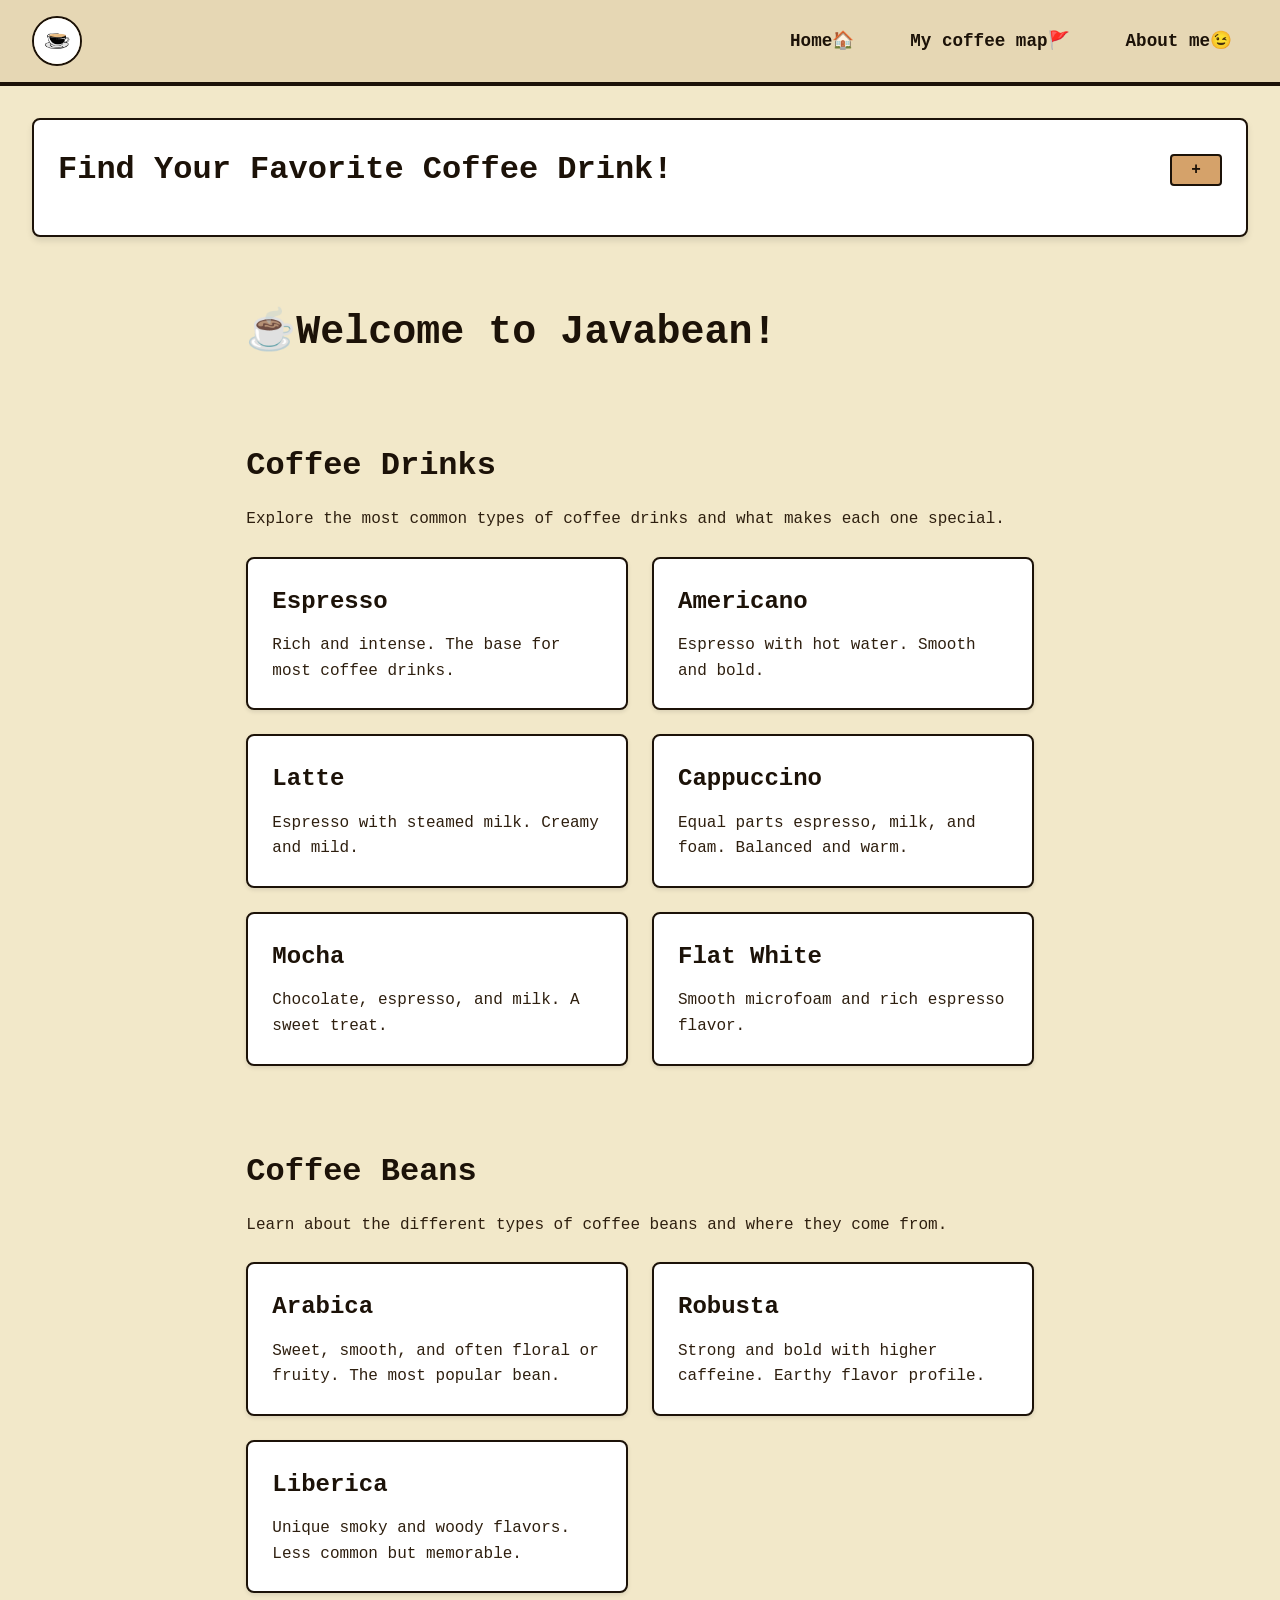
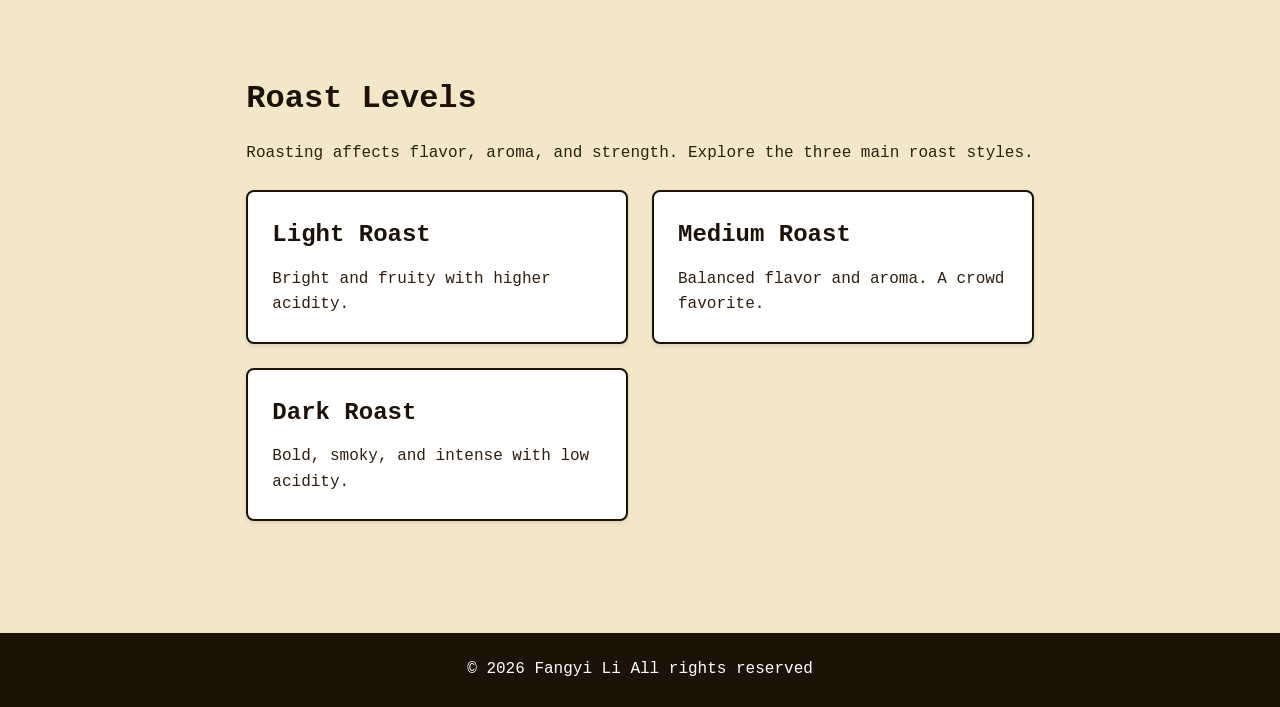
<file: index.html>
<!DOCTYPE html>
<html lang="en">

<head>
    <meta charset="utf-8" />
    <meta name="viewport" content="width=device-width, initial-scale=1" />
    <title>Javabean</title>
    <link rel="icon" type="image/png" href="images/logo.png">
    <link rel="stylesheet" href="css/styles.css" />
</head>

<body>
    <div class="skip">
        <a href="#main-content">Skip to main content</a>
    </div>

    <header>
        <a href="index.html" class="logo-link" aria-label="Javabean home page">
            <img src="images/logo.png" id="logo" alt="Javabean coffee shop logo - a cup of coffee latte" width="50" height="50">
        </a>
        <nav aria-label="Main navigation">
            <ul>
                <li><a href="index.html">Home<span aria-hidden="true">&#127968</span></a></li>
                <li><a href="map2.html">My coffee map<span aria-hidden="true">&#128681</span></a></li>
                <li><a href="about.html">About me<span aria-hidden="true">&#128521</span></a></li>
            </ul>
        </nav>
    </header>

    <aside class="quiz-box collapsed" aria-label="Coffee drink recommendation quiz">
        <div class="quiz-header">
            <h2>Find Your Favorite Coffee Drink!</h2>
            <button type="button" class="quiz-toggle" aria-expanded="false" aria-controls="quiz-content" id="quiz-toggle-btn">
                <span class="toggle-icon" aria-hidden="true">+</span>
                <span class="sr-only">Expand quiz</span>
            </button>
        </div>
        <div id="quiz-content" class="quiz-content">
            <p>Answer a few quick questions and discover your ideal drink.</p>

            <form id="quiz-form">
                <div>
                    <label for="strength">1. How strong do you like your coffee?</label>
                    <select id="strength" name="strength" required>
                        <option value="mild">Mild</option>
                        <option value="medium">Medium</option>
                        <option value="strong">Strong</option>
                    </select>
                </div>

                <div>
                    <label for="milk">2. How much milk do you prefer?</label>
                    <select id="milk" name="milk" required>
                        <option value="none">No milk</option>
                        <option value="some">A little milk</option>
                        <option value="creamy">Very creamy</option>
                    </select>
                </div>

                <div>
                    <label for="sweet">3. Do you like sweet flavors?</label>
                    <select id="sweet" name="sweet" required>
                        <option value="no">Not really</option>
                        <option value="sometimes">Sometimes</option>
                        <option value="yes">Yes, definitely</option>
                    </select>
                </div>

                <div>
                    <label for="temp">4. Hot or iced?</label>
                    <select id="temp" name="temp" required>
                        <option value="hot">Hot</option>
                        <option value="iced">Iced</option>
                        <option value="depends">It depends</option>
                    </select>
                </div>

                <button type="submit">Get My Drink &#x2615</button>
            </form>

            <div id="quiz-result" role="status" aria-live="polite" aria-atomic="true"></div>
        </div>
    </aside>

    <main id="main-content" class="main-sections">
        <h1><span aria-hidden="true">&#x2615</span>Welcome to Javabean!</h1>
        <section id="drinks" aria-labelledby="drinks-heading">
            <h2 id="drinks-heading">Coffee Drinks</h2>
            <p>Explore the most common types of coffee drinks and what makes each one special.</p>

            <div class="card-grid">
                <div class="card">
                    <h3>Espresso</h3>
                    <p>Rich and intense. The base for most coffee drinks.</p>
                </div>

                <div class="card">
                    <h3>Americano</h3>
                    <p>Espresso with hot water. Smooth and bold.</p>
                </div>

                <div class="card">
                    <h3>Latte</h3>
                    <p>Espresso with steamed milk. Creamy and mild.</p>
                </div>

                <div class="card">
                    <h3>Cappuccino</h3>
                    <p>Equal parts espresso, milk, and foam. Balanced and warm.</p>
                </div>

                <div class="card">
                    <h3>Mocha</h3>
                    <p>Chocolate, espresso, and milk. A sweet treat.</p>
                </div>

                <div class="card">
                    <h3>Flat White</h3>
                    <p>Smooth microfoam and rich espresso flavor.</p>
                </div>
            </div>
        </section>

        <section id="beans" aria-labelledby="beans-heading">
            <h2 id="beans-heading">Coffee Beans</h2>
            <p>Learn about the different types of coffee beans and where they come from.</p>

            <div class="card-grid">
                <div class="card">
                    <h3>Arabica</h3>
                    <p>Sweet, smooth, and often floral or fruity. The most popular bean.</p>
                </div>

                <div class="card">
                    <h3>Robusta</h3>
                    <p>Strong and bold with higher caffeine. Earthy flavor profile.</p>
                </div>

                <div class="card">
                    <h3>Liberica</h3>
                    <p>Unique smoky and woody flavors. Less common but memorable.</p>
                </div>
            </div>
        </section>

        <section id="roasts" aria-labelledby="roasts-heading">
            <h2 id="roasts-heading">Roast Levels</h2>
            <p>Roasting affects flavor, aroma, and strength. Explore the three main roast styles.</p>

            <div class="card-grid">
                <div class="card">
                    <h3>Light Roast</h3>
                    <p>Bright and fruity with higher acidity.</p>
                </div>

                <div class="card">
                    <h3>Medium Roast</h3>
                    <p>Balanced flavor and aroma. A crowd favorite.</p>
                </div>

                <div class="card">
                    <h3>Dark Roast</h3>
                    <p>Bold, smoky, and intense with low acidity.</p>
                </div>
            </div>
        </section>

    </main>
    <footer>
        <p>&copy; <span id="year"></span> Fangyi Li All rights reserved</p>
    </footer>
    <script src="js/main.js"></script>
</body>

</html>
</file>
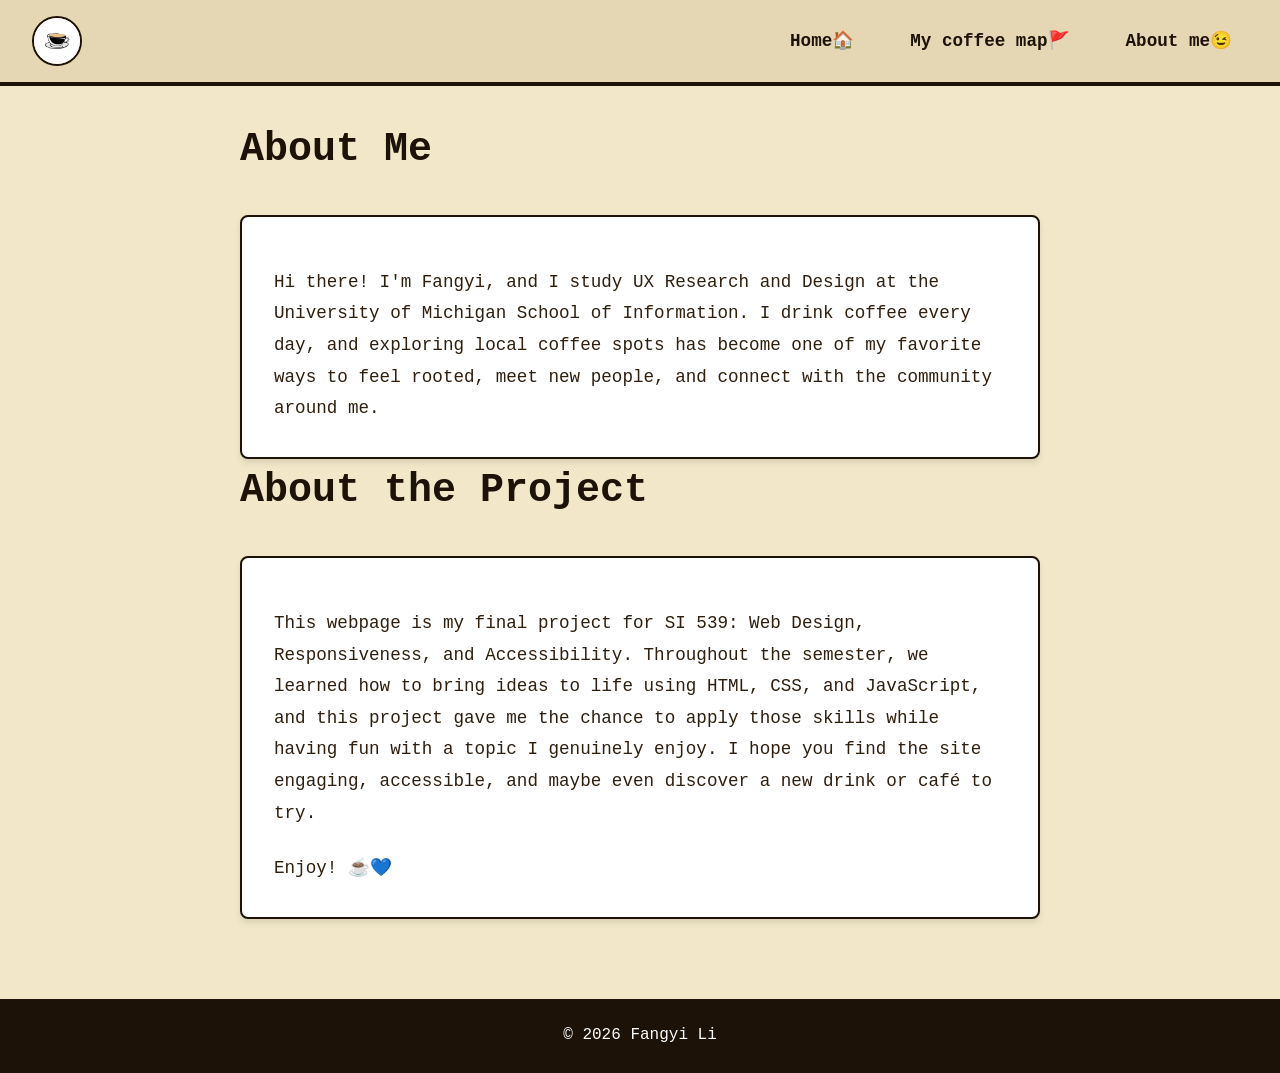
<file: about.html>
<!DOCTYPE html>
<html lang="en">
<head>
    <meta charset="utf-8" />
    <meta name="viewport" content="width=device-width, initial-scale=1" />
    <title>About me</title>
    <link rel="icon" type="image/png" href="images/logo.png">
    <link rel="stylesheet" href="css/styles.css" />
</head>
<body>
    <div class="skip">
        <a href="#main-content">Skip to main content</a>
    </div>

    <header>
        <a href="index.html" class="logo-link" aria-label="Javabean home page">
            <img src="images/logo.png" id="logo" alt="Javabean coffee shop logo - a cup of coffee latte" width="50" height="50">
        </a>
        <nav aria-label="Main navigation">
            <ul>
                <li><a href="index.html">Home<span aria-hidden="true">&#127968</span></a></li>
                <li><a href="map.html">My coffee map<span aria-hidden="true">&#128681</span></a></li>
                <li><a href="about.html">About me<span aria-hidden="true">&#128521</span></a></li>
            </ul>
        </nav>
    </header>

    <main id="main-content">
        <section id="about" aria-labelledby="about-heading">
            <h1 id="about-heading">About Me</h1>
            
            <div class="about-content">
                <p>Hi there! I'm Fangyi, and I study UX Research and Design at the University of Michigan School of Information. I drink coffee every day, and exploring local coffee spots has become one of my favorite ways to feel rooted, meet new people, and connect with the community around me.</p>
            </div>
            <h1 id="about-project-heading">About the Project</h1>
            <div class="about-content">
                <p>This webpage is my final project for SI 539: Web Design, Responsiveness, and Accessibility. Throughout the semester, we learned how to bring ideas to life using HTML, CSS, and JavaScript, and this project gave me the chance to apply those skills while having fun with a topic I genuinely enjoy. I hope you find the site engaging, accessible, and maybe even discover a new drink or café to try.</p>
                <p>Enjoy! <span aria-hidden="true">☕💙</span></p>
            </div>
        </section>
    </main>

    <footer>
        <p>&copy; <span id="year"></span> Fangyi Li</p>
    </footer>
    <script src="js/main.js"></script>
</body>
</html>
</file>
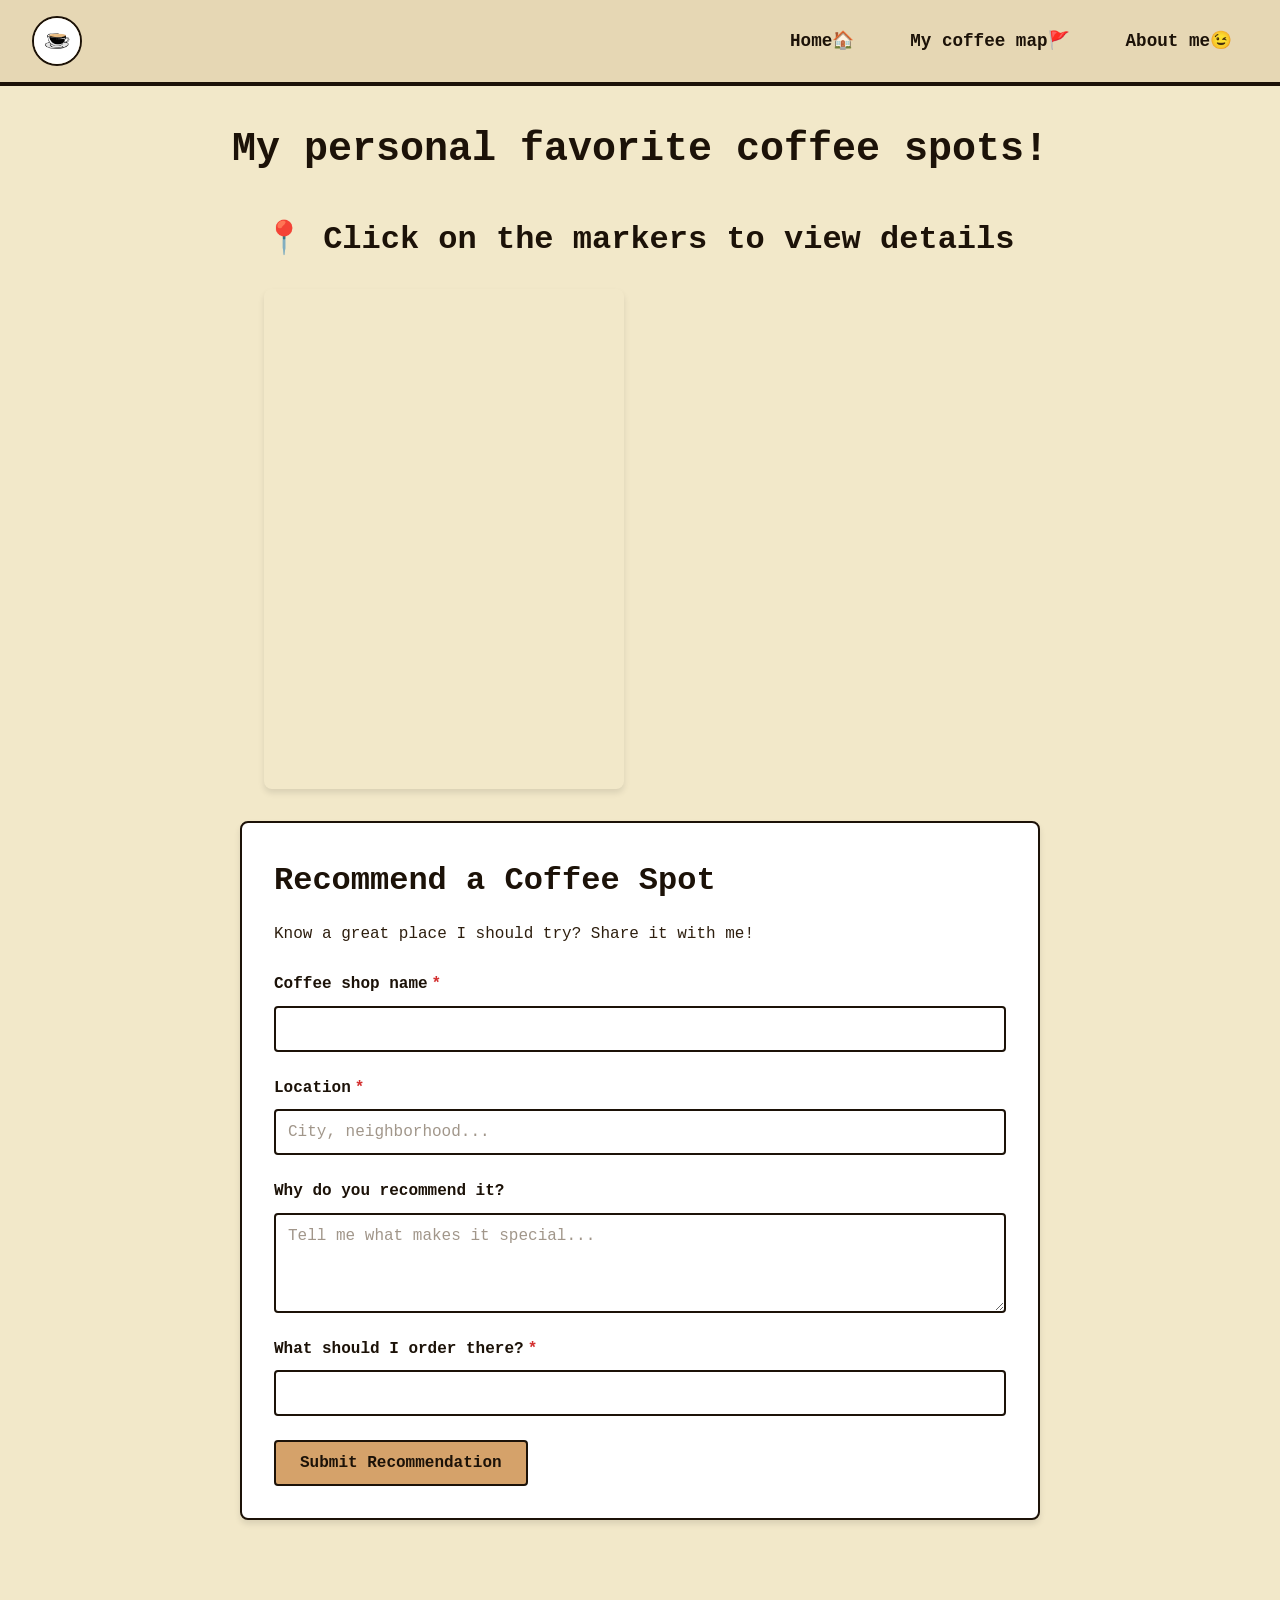
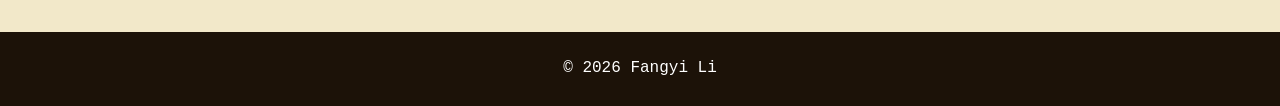
<file: map.html>
<!DOCTYPE html>
<html lang="en">
    <head>
        <meta charset="utf-8" />
        <meta name="viewport" content="width=device-width, initial-scale=1" />
        <title>My coffee map</title>
        <link rel="icon" type="image/png" href="images/logo.png">
        <link rel="stylesheet" href="css/styles.css" />
    </head>
    <body>
        <div class="skip">
            <a href="#main-content">Skip to main content</a>
        </div>

        <header>
            <a href="index.html" class="logo-link" aria-label="Javabean home page">
                <img src="images/logo.png" id="logo" alt="Javabean coffee shop logo - a cup of coffee latte" width="50" height="50">
            </a>
            <nav aria-label="Main navigation">
                <ul>
                    <li><a href="index.html">Home<span aria-hidden="true">&#127968</span></a></li>
                    <li><a href="map.html">My coffee map<span aria-hidden="true">&#128681</span></a></li>
                    <li><a href="about.html">About me<span aria-hidden="true">&#128521</span></a></li>
                </ul>
            </nav>
        </header>

        <main id="main-content">
            <h1>My personal favorite coffee spots!</h1>
            <section id="coffee-map" aria-labelledby="map-heading">
                <h2 id="map-heading">&#x1F4CD Click on the markers to view details</h2>
                <div class="map-container">
                    <iframe 
                        id="google-map" 
                        src="https://www.google.com/maps/d/embed?mid=1Z2-2Mj8xGJu_HOOQ37qAH95WbTxwMj4&ehbc=2E312F"
                        width="100%" 
                        height="500" 
                        style="border:0;" 
                        allowfullscreen="" 
                        loading="lazy" 
                        referrerpolicy="no-referrer-when-downgrade"
                        title="Coffee shop locations map"
                        aria-label="Interactive map showing coffee shop locations">
                    </iframe>
                </div>
            </section>
            <section id="recommend-form" aria-labelledby="recommend-heading">
                <h2 id="recommend-heading">Recommend a Coffee Spot</h2>
                <p>Know a great place I should try? Share it with me!</p>

                <form id="recommendation-form">
                    <div>
                        <label for="spot-name">Coffee shop name<span class="required-asterisk" aria-label="required">*</span></label>
                        <input type="text" id="spot-name" name="spot-name" required>
                    </div>

                    <div>
                        <label for="spot-location">Location<span class="required-asterisk" aria-label="required">*</span></label>
                        <input type="text" id="spot-location" name="spot-location" placeholder="City, neighborhood..." required>
                    </div>

                    <div>
                        <label for="why-love">Why do you recommend it?</label>
                        <textarea id="why-love" name="why-love" rows="4" placeholder="Tell me what makes it special..." required></textarea>
                    </div>

                    <div>
                        <label for="drink-rec">What should I order there?<span class="required-asterisk" aria-label="required">*</span></label>
                        <input type="text" id="drink-rec" name="drink-rec" required>
                    </div>

                    <button type="submit">Submit Recommendation</button>
                </form>
            </section>
        </main>

        <footer>
            <p>&copy; <span id="year"></span> Fangyi Li</p>
        </footer>
        <script src="js/main.js"></script>
    </body>
</html>
</file>
<file: css/styles.css>
* {
    box-sizing: border-box;
}

body {
    margin: 0;
    padding: 0;
    font-family: 'Courier New', monospace;
    font-size: 1rem;
    line-height: 1.6;
    background-color: #f2e8c9;
    color: #2e1f0f;
}

img {
    max-width: 100%;
    display: block;
}

h1, h2, h3 {
    font-family: 'Courier New', monospace;
    margin-top: 0;
}

h1 {
    font-size: 2.5rem;
    color: #1c1208;
}

h2 {
    font-size: 2rem;
    color: #1c1208;
}

h3 {
    font-size: 1.5rem;
    color: #1c1208;
}

p {
    color: #2e1f0f;
}

.skip {
    position: absolute;
    top: -100px;
    left: 0;
    z-index: 1000;
}

.skip a {
    position: absolute;
    top: -100px;
    left: 0;
    background-color: #1c1208;
    color: #fff;
    padding: 1rem 1.5rem;
    text-decoration: none;
    font-weight: bold;
    border: 2px solid #fff;
    z-index: 1001;
}

.skip a:focus {
    top: 100px;
    left: 0;
}

header {
    display: flex;
    justify-content: space-between;
    align-items: center;
    padding: 1rem 2rem;
    background-color: #e6d7b4;
    border-bottom: 4px solid #1c1208;
    position: relative;
}

.logo-link {
    display: flex;
    align-items: center;
    text-decoration: none;
}

#logo {
    width: 50px;
    height: 50px;
    border-radius: 50%;
    object-fit: cover;
    border: 2px solid #1c1208;
}

nav {
    display: flex;
    align-items: center;
}

nav ul {
    display: flex;
    list-style: none;
    margin: 0;
    padding: 0;
    gap: 1.5rem;
}

nav ul li {
    margin: 0;
}

nav ul li a {
    color: #1c1208;
    text-decoration: none;
    font-weight: bold;
    font-size: 1.1rem;
    padding: 0.5rem 1rem;
    border-radius: 4px;
    transition: background-color 0.3s ease;
}

nav ul li a:hover,
nav ul li a:focus {
    background-color: #d5a26a;
    outline: 2px solid #1c1208;
    outline-offset: 2px;
}

main {
    max-width: 1200px;
    margin: 0 auto;
    padding: 2rem;
}

.main-sections {
    display: flex;
    flex-direction: column;
    gap: 3rem;
}

section {
    margin-bottom: 2rem;
}

section h2 {
    margin-bottom: 1rem;
}

section p {
    margin-bottom: 1.5rem;
}

#about {
    max-width: 800px;
    margin: 0 auto;
}

.about-content {
    background-color: #fff;
    padding: 2rem;
    border-radius: 8px;
    border: 2px solid #1c1208;
    box-shadow: 0 4px 6px rgba(0, 0, 0, 0.1);
}

.about-content p {
    font-size: 1.1rem;
    line-height: 1.8;
    margin-bottom: 1.5rem;
    color: #2e1f0f;
}

.about-content p:last-child {
    margin-bottom: 0;
}

.error-links {
    list-style-type: disc;
    padding-left: 2rem;
    margin: 1rem 0;
}

.error-links li {
    margin-bottom: 0.5rem;
}

.error-links a {
    color: #1c1208;
    text-decoration: underline;
    font-weight: bold;
}

.error-links a:hover,
.error-links a:focus {
    color: #d5a26a;
    outline: 2px solid #1c1208;
    outline-offset: 2px;
}

.quiz-box {
    background-color: #fff;
    padding: 1.5rem;
    border-radius: 8px;
    border: 2px solid #1c1208;
    margin: 2rem;
    box-shadow: 0 4px 6px rgba(0, 0, 0, 0.1);
}

.quiz-header {
    display: flex;
    justify-content: space-between;
    align-items: center;
    margin-bottom: 1rem;
}

.quiz-box h2 {
    margin-top: 0;
    margin-bottom: 0;
    color: #1c1208;
}

.quiz-toggle {
    background-color: #d5a26a;
    color: #1c1208;
    border: 2px solid #1c1208;
    border-radius: 4px;
    width: 2rem;
    height: 2rem;
    font-size: 1.5rem;
    font-weight: bold;
    cursor: pointer;
    display: flex;
    align-items: center;
    justify-content: center;
    padding: 0;
    transition: background-color 0.3s ease;
    flex-shrink: 0;
}

.quiz-toggle:hover {
    background-color: #b4804c;
}

.quiz-toggle:focus {
    outline: 3px solid #1c1208;
    outline-offset: 2px;
}

.toggle-icon {
    line-height: 1;
}

.sr-only {
    position: absolute;
    width: 1px;
    height: 1px;
    padding: 0;
    margin: -1px;
    overflow: hidden;
    clip: rect(0, 0, 0, 0);
    white-space: nowrap;
    border-width: 0;
}

.quiz-content {
    overflow: hidden;
    transition: max-height 0.3s ease, opacity 0.3s ease;
    max-height: 2000px;
    opacity: 1;
}

.quiz-box.collapsed .quiz-content {
    max-height: 0;
    opacity: 0;
    margin: 0;
    padding: 0;
}


.quiz-box p {
    color: #2e1f0f;
}

.quiz-box form {
    display: flex;
    flex-direction: column;
    gap: 1.5rem;
}

.quiz-box form div {
    display: flex;
    flex-direction: column;
    gap: 0.5rem;
}

.quiz-box label {
    font-weight: bold;
    color: #1c1208;
}

.quiz-box select {
    padding: 0.75rem;
    border: 2px solid #1c1208;
    border-radius: 4px;
    font-family: inherit;
    font-size: 1rem;
    background-color: #fff;
    color: #2e1f0f;
}

.quiz-box select:focus {
    outline: 3px solid #d5a26a;
    outline-offset: 2px;
}

.quiz-box button {
    padding: 0.75rem 1.5rem;
    background-color: #d5a26a;
    color: #1c1208;
    border: 2px solid #1c1208;
    border-radius: 4px;
    font-family: inherit;
    font-size: 1rem;
    font-weight: bold;
    cursor: pointer;
    transition: background-color 0.3s ease;
}

.quiz-box button:hover {
    background-color: #b4804c;
}

.quiz-box button:focus {
    outline: 3px solid #1c1208;
    outline-offset: 2px;
}

#quiz-result {
    margin-top: 1.5rem;
    padding: 1rem;
    background-color: #f2e8c9;
    border: 2px solid #1c1208;
    border-radius: 4px;
    color: #1c1208;
    font-weight: bold;
    display: none;
}

#quiz-result:not(:empty) {
    display: block;
}

#quiz-result h3 {
    margin-top: 0;
    margin-bottom: 0.75rem;
    color: #1c1208;
    font-size: 1.25rem;
}

#quiz-result p {
    margin: 0;
    font-size: 1.1rem;
    color: #1c1208;
}

.card-grid {
    display: grid;
    grid-template-columns: repeat(auto-fit, minmax(250px, 1fr));
    gap: 1.5rem;
    margin-top: 1.5rem;
}

.card {
    background-color: #fff;
    border: 2px solid #1c1208;
    border-radius: 8px;
    padding: 1.5rem;
    box-shadow: 0 2px 4px rgba(0, 0, 0, 0.1);
    transition: transform 0.2s ease, box-shadow 0.2s ease;
}

.card:hover {
    transform: translateY(-2px);
    box-shadow: 0 4px 8px rgba(0, 0, 0, 0.15);
}

.card h3 {
    margin-top: 0;
    margin-bottom: 0.75rem;
    color: #1c1208;
}

.card p {
    margin: 0;
    color: #2e1f0f;
}

#coffee-map {
    margin: 2rem auto;
    max-width: 1200px;
    padding: 0 2rem;
}

#coffee-map h2 {
    margin-bottom: 1.5rem;
    color: #1c1208;
}

.map-container {
    display: grid;
    grid-template-columns: 1fr 1fr;
    gap: 2rem;
    margin-bottom: 2rem;
}

#map,
#google-map {
    width: 100%;
    height: 500px;
    border: 2px solid #1c1208;
    border-radius: 8px;
    box-shadow: 0 4px 6px rgba(0, 0, 0, 0.1);
}

.locations-list {
    background-color: #fff;
    padding: 1.5rem;
    border: 2px solid #1c1208;
    border-radius: 8px;
    box-shadow: 0 4px 6px rgba(0, 0, 0, 0.1);
    max-height: 500px;
    overflow-y: auto;
}

.locations-list h3 {
    margin-top: 0;
    margin-bottom: 1rem;
    color: #1c1208;
    font-size: 1.5rem;
}

#locations-list {
    list-style: none;
    padding: 0;
    margin: 0;
}

.location-item {
    padding: 1rem;
    margin-bottom: 1rem;
    border: 2px solid #e6d7b4;
    border-radius: 4px;
    background-color: #fff;
    cursor: pointer;
    transition: all 0.3s ease;
}

.location-item:hover,
.location-item:focus {
    background-color: #f2e8c9;
    border-color: #d5a26a;
    outline: 2px solid #d5a26a;
    outline-offset: 2px;
}

.location-item.active {
    background-color: #d5a26a;
    border-color: #1c1208;
}

.location-item h4 {
    margin: 0 0 0.5rem 0;
    color: #1c1208;
    font-size: 1.2rem;
}

.location-item.active h4 {
    color: #1c1208;
}

.location-address {
    margin: 0.25rem 0;
    color: #2e1f0f;
    font-size: 0.9rem;
    font-style: italic;
}

.location-description {
    margin: 0.5rem 0 0 0;
    color: #2e1f0f;
    font-size: 0.95rem;
}

.location-drink {
    margin: 0.5rem 0 0 0;
    color: #1c1208;
    font-size: 0.95rem;
    font-weight: bold;
}

.info-window {
    max-width: 250px;
}

.info-window h3 {
    margin: 0 0 0.5rem 0;
    color: #1c1208;
    font-size: 1.1rem;
}

.info-window p {
    margin: 0.25rem 0;
    color: #2e1f0f;
    font-size: 0.9rem;
}

.info-window p strong {
    color: #1c1208;
}

#recommend-form {
    background-color: #fff;
    padding: 2rem;
    border-radius: 8px;
    border: 2px solid #1c1208;
    margin: 2rem auto;
    max-width: 800px;
    box-shadow: 0 4px 6px rgba(0, 0, 0, 0.1);
}

#recommend-form h2 {
    margin-top: 0;
    margin-bottom: 0.5rem;
    color: #1c1208;
}

#recommend-form p {
    margin-bottom: 1.5rem;
    color: #2e1f0f;
}

#recommendation-form {
    display: flex;
    flex-direction: column;
    gap: 1.5rem;
}

#recommendation-form div {
    display: flex;
    flex-direction: column;
    gap: 0.5rem;
}

#recommendation-form label {
    font-weight: bold;
    color: #1c1208;
    font-size: 1rem;
}

.required-asterisk {
    color: #d32f2f;
    font-weight: bold;
    margin-left: 0.25rem;
}

#recommendation-form input[type="text"],
#recommendation-form textarea {
    padding: 0.75rem;
    border: 2px solid #1c1208;
    border-radius: 4px;
    font-family: inherit;
    font-size: 1rem;
    background-color: #fff;
    color: #2e1f0f;
    width: 100%;
    transition: border-color 0.3s ease, outline 0.3s ease;
}

#recommendation-form input[type="text"]:focus,
#recommendation-form textarea:focus {
    outline: 3px solid #d5a26a;
    outline-offset: 2px;
    border-color: #1c1208;
}

#recommendation-form textarea {
    resize: vertical;
    min-height: 100px;
    font-family: inherit;
}

#recommendation-form input[type="text"]::placeholder,
#recommendation-form textarea::placeholder {
    color: #7a6b5a;
    opacity: 0.7;
}

#recommendation-form button[type="submit"] {
    padding: 0.75rem 1.5rem;
    background-color: #d5a26a;
    color: #1c1208;
    border: 2px solid #1c1208;
    border-radius: 4px;
    font-family: inherit;
    font-size: 1rem;
    font-weight: bold;
    cursor: pointer;
    transition: background-color 0.3s ease;
    align-self: flex-start;
}

#recommendation-form button[type="submit"]:hover {
    background-color: #b4804c;
}

#recommendation-form button[type="submit"]:focus {
    outline: 3px solid #1c1208;
    outline-offset: 2px;
}

footer {
    background-color: #1c1208;
    color: #fff;
    padding: 1.5rem 2rem;
    text-align: center;
    margin-top: 3rem;
}

footer p {
    margin: 0;
    color: #fff;
}

@media screen and (max-width: 768px) {
    header {
        flex-direction: column;
        gap: 1rem;
        padding: 1rem;
    }

    nav ul {
        flex-direction: column;
        gap: 0.5rem;
        width: 100%;
    }

    nav ul li {
        width: 100%;
    }

    nav ul li a {
        display: block;
        text-align: center;
    }

    main {
        padding: 1rem;
    }

    .quiz-box {
        margin: 1rem;
    }

    #recommend-form {
        margin: 1rem;
        padding: 1.5rem;
    }

    #about {
        padding: 0 1rem;
    }

    .about-content {
        padding: 1.5rem;
    }

    .about-content p {
        font-size: 1rem;
    }

    #coffee-map {
        padding: 0 1rem;
    }

    .map-container {
        grid-template-columns: 1fr;
        gap: 1.5rem;
    }

    #map,
    #google-map {
        height: 400px;
    }

    .locations-list {
        max-height: 400px;
    }

    .card-grid {
        grid-template-columns: 1fr;
    }

    h1 {
        font-size: 2rem;
    }

    h2 {
        font-size: 1.75rem;
    }

    #recommendation-form button[type="submit"] {
        align-self: stretch;
        width: 100%;
    }
}

@media screen and (min-width: 769px) {
    body {
        display: flex;
        flex-direction: column;
        min-height: 100vh;
    }

    main {
        flex: 1;
    }

    .quiz-box {
        position: sticky;
        top: 2rem;
        max-height: calc(100vh - 4rem);
        overflow-y: auto;
    }
}
</file>
